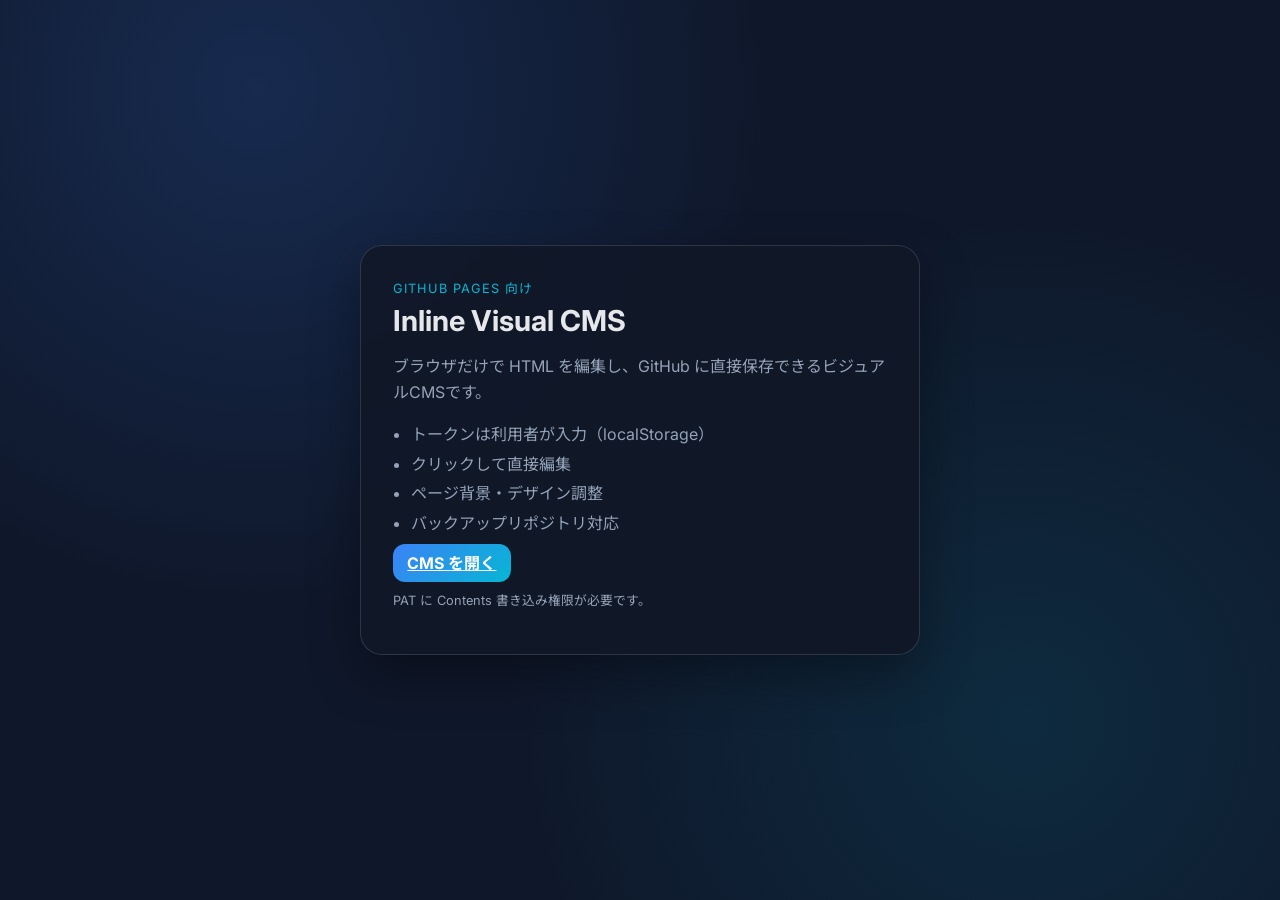
<file: index.html>
<!DOCTYPE html>
<html lang="ja">
<head>
<meta charset="UTF-8">
<meta name="viewport" content="width=device-width, initial-scale=1.0">
<title>Inline Visual CMS</title>
<link rel="stylesheet" href="assets/css/cms.css">
</head>
<body class="landing">
  <main class="landing-card">
    <p class="eyebrow">GitHub Pages 向け</p>
    <h1>Inline Visual CMS</h1>
    <p class="lead">ブラウザだけで HTML を編集し、GitHub に直接保存できるビジュアルCMSです。</p>
    <ul class="feat">
      <li>トークンは利用者が入力（localStorage）</li>
      <li>クリックして直接編集</li>
      <li>ページ背景・デザイン調整</li>
      <li>バックアップリポジトリ対応</li>
    </ul>
    <p><a class="btn primary" href="admin.html">CMS を開く</a></p>
    <p class="muted small">PAT に Contents 書き込み権限が必要です。</p>
  </main>
</body>
</html>
</file>
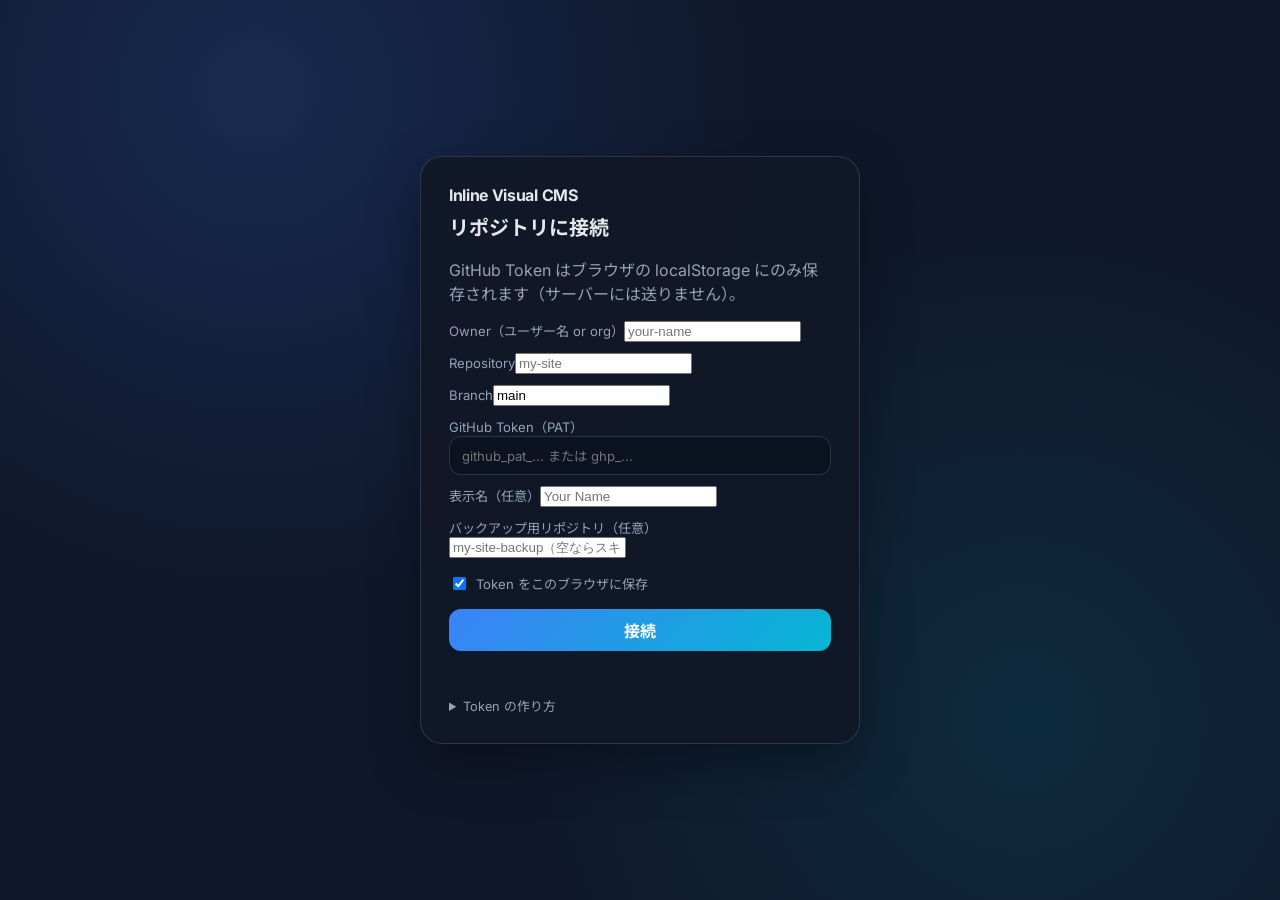
<file: admin.html>
<!DOCTYPE html>
<html lang="ja">
<head>
<meta charset="UTF-8">
<meta name="viewport" content="width=device-width, initial-scale=1.0">
<title>Inline Visual CMS</title>
<link rel="stylesheet" href="assets/css/cms.css">
</head>
<body class="cms-app">
  <div id="view-login" class="view">
    <div class="login-panel">
      <div class="brand">Inline Visual CMS</div>
      <h1>リポジトリに接続</h1>
      <p class="muted">GitHub Token はブラウザの localStorage にのみ保存されます（サーバーには送りません）。</p>
      <label>Owner（ユーザー名 or org）<input id="cfg-owner" placeholder="your-name" autocomplete="username"></label>
      <label>Repository<input id="cfg-repo" placeholder="my-site"></label>
      <label>Branch<input id="cfg-branch" value="main"></label>
      <label>GitHub Token（PAT）
        <input id="cfg-token" type="password" placeholder="github_pat_... または ghp_..." autocomplete="off">
      </label>
      <label>表示名（任意）<input id="cfg-name" placeholder="Your Name"></label>
      <label>バックアップ用リポジトリ（任意）
        <input id="cfg-backup" placeholder="my-site-backup（空ならスキップ）">
      </label>
      <label class="check"><input type="checkbox" id="cfg-remember" checked> Token をこのブラウザに保存</label>
      <button type="button" id="btn-connect" class="btn primary block">接続</button>
      <p id="login-msg" class="msg"></p>
      <details class="muted small" style="margin-top:1rem">
        <summary>Token の作り方</summary>
        <ol style="padding-left:1.2rem;line-height:1.5">
          <li>GitHub → Settings → Developer settings</li>
          <li><strong>Fine-grained personal access tokens</strong> → Generate</li>
          <li>Repository access で編集したいリポジトリを選択</li>
          <li>Permissions → Contents: <strong>Read and write</strong></li>
          <li>発行された <code>github_pat_...</code> を上に貼る</li>
        </ol>
        <p>※ 純粋な静的ページのため「GitHubでログイン」ボタン（OAuth）は、Client Secret をブラウザに置けない制約で未対応です。PAT 方式が安全な代替です。</p>
      </details>
    </div>
  </div>

  <div id="view-dash" class="view hidden">
    <header class="app-bar">
      <a class="brand" href="index.html">Inline Visual CMS</a>
      <div class="app-bar-right">
        <span id="dash-repo" class="pill"></span>
        <span id="dash-user" class="pill"></span>
        <button type="button" id="btn-disconnect" class="btn ghost">接続解除</button>
      </div>
    </header>
    <main class="dash-main">
      <div class="row-between">
        <h2>ページ一覧</h2>
        <button type="button" id="btn-refresh" class="btn ghost">再読み込み</button>
      </div>
      <p id="dash-status" class="muted">読み込み中…</p>
      <div id="page-grid" class="page-grid"></div>
    </main>
  </div>

  <div id="view-editor" class="view hidden">
    <header class="editor-bar">
      <div>
        <button type="button" id="btn-back" class="btn ghost">← 一覧</button>
        <strong id="ed-title">編集</strong>
        <span id="ed-path" class="mono muted"></span>
      </div>
      <div class="editor-actions">
        <button type="button" id="btn-undo" class="btn ghost">↶</button>
        <button type="button" id="btn-redo" class="btn ghost">↷</button>
        <button type="button" id="btn-mode-visual" class="btn ghost">ビジュアル</button>
        <button type="button" id="btn-mode-code" class="btn ghost">コード</button>
        <input id="commit-msg" placeholder="コミットメッセージ（必須）" style="min-width:12rem">
        <button type="button" id="btn-save" class="btn primary">保存</button>
      </div>
    </header>
    <div class="editor-body">
      <aside class="rail">
        <section class="rail-panel">
          <h3 class="rail-h">選択中</h3>
          <p id="sel-info" class="muted small">要素をクリックして選択</p>
          <div class="row2">
            <button type="button" id="btn-dup" class="btn ghost">複製</button>
            <button type="button" id="btn-del" class="btn danger">削除</button>
          </div>
        </section>
        <section class="rail-panel">
          <h3 class="rail-h">要素の見た目</h3>
          <label>背景色<input type="color" id="p-bg" value="#ffffff"></label>
          <label>文字サイズ <span id="p-size-v">16</span>px
            <input type="range" id="p-size" min="10" max="72" value="16">
          </label>
          <label>太さ
            <select id="p-weight">
              <option value="">変更なし</option>
              <option value="400">通常</option>
              <option value="600">やや太字</option>
              <option value="700">太字</option>
            </select>
          </label>
          <label>角丸 <span id="p-radius-v">0</span>px
            <input type="range" id="p-radius" min="0" max="48" value="0">
          </label>
          <label>余白(padding) <span id="p-pad-v">0</span>px
            <input type="range" id="p-pad" min="0" max="64" value="0">
          </label>
          <label>外側余白(margin) <span id="p-margin-v">0</span>px
            <input type="range" id="p-margin" min="0" max="64" value="0">
          </label>
          <label>枠線の太さ <span id="p-border-w-v">0</span>px
            <input type="range" id="p-border-w" min="0" max="12" value="0">
          </label>
          <label>枠線色<input type="color" id="p-border-c" value="#333333"></label>
          <button type="button" id="btn-apply-style" class="btn primary block">要素に適用</button>
        </section>
        <section class="rail-panel body-bg-box">
          <h3 class="rail-h">ページ全体の背景</h3>
          <p class="muted small">body 全体（子要素の背景とは別）</p>
          <label>種類
            <select id="body-bg-mode">
              <option value="keep-site">変更しない / クリア</option>
              <option value="solid">単色</option>
              <option value="linear">2色グラデ（直線）</option>
              <option value="radial">2色グラデ（円形）</option>
              <option value="image">画像URL</option>
              <option value="custom">カスタムCSS</option>
              <option value="warm">暖色プリセット</option>
              <option value="cool">寒色プリセット</option>
              <option value="night">ナイトプリセット</option>
              <option value="forest">森プリセット</option>
            </select>
          </label>
          <label>色1<input type="color" id="body-bg-color" value="#f8fafc"></label>
          <label>色2<input type="color" id="body-bg-color2" value="#e2e8f0"></label>
          <label>角度 <span id="body-bg-angle-v">135</span>°
            <input type="range" id="body-bg-angle" min="0" max="360" value="135">
          </label>
          <label>画像URL<input type="text" id="body-bg-image" placeholder="https://..."></label>
          <label>カスタムCSS<textarea id="body-bg-custom" rows="2" placeholder="linear-gradient(...)"></textarea></label>
          <button type="button" id="btn-body-bg" class="btn ghost block">ページ背景を適用</button>
        </section>
        <section class="rail-panel">
          <h3 class="rail-h">ブロック追加</h3>
          <div id="block-grid" class="block-grid"></div>
        </section>
        <section class="rail-panel">
          <h3 class="rail-h">ヒント</h3>
          <ul class="tips">
            <li><code>data-lock="true"</code> は編集不可</li>
            <li>Ctrl+Z / Ctrl+Y で戻す・進む</li>
            <li>保存前にコミットメッセージ必須</li>
          </ul>
        </section>
      </aside>
      <div class="stage-wrap">
        <iframe id="preview-frame" title="preview"></iframe>
        <textarea id="code-area" class="code-area hidden" spellcheck="false"></textarea>
      </div>
    </div>
    <div id="status" class="status-bar">準備完了</div>
  </div>

  <div id="rt-toolbar" class="rt-toolbar">
    <button type="button" data-cmd="bold"><b>B</b></button>
    <button type="button" data-cmd="italic"><i>I</i></button>
    <button type="button" data-cmd="underline"><u>U</u></button>
    <label class="rt-color">文字<input type="color" id="rt-color" value="#111111"></label>
    <label class="rt-color">マーカー<input type="color" id="rt-hilite" value="#fff59d"></label>
  </div>

  <script src="assets/js/cms.js"></script>
</body>
</html>
</file>
<file: assets/css/cms.css>
@import url('https://fonts.googleapis.com/css2?family=Inter:wght@400;600;700&family=Noto+Sans+JP:wght@400;500;700&display=swap');
:root{
  --bg:#0f172a; --card:#111827; --panel:#0b1220; --border:rgba(148,163,184,.22);
  --text:#e5e7eb; --muted:#94a3b8; --accent:#3b82f6; --accent2:#06b6d4; --danger:#ef4444;
  --radius:14px; --shadow:0 20px 50px rgba(0,0,0,.35);
  --font:Inter,"Noto Sans JP",system-ui,sans-serif;
}
*{box-sizing:border-box}html,body{margin:0;padding:0;height:100%}
body{font-family:var(--font);color:var(--text);background:radial-gradient(circle at 20% 10%,rgba(59,130,246,.18),transparent 40%),radial-gradient(circle at 80% 80%,rgba(6,182,212,.12),transparent 42%),var(--bg)}
.hidden{display:none!important}.view{min-height:100vh}
.btn{border:1px solid var(--border);background:rgba(255,255,255,.06);color:var(--text);border-radius:12px;padding:.55rem .9rem;font:inherit;cursor:pointer}
.btn:hover{background:rgba(255,255,255,.1)}.btn.primary{background:linear-gradient(135deg,var(--accent),var(--accent2));border:0;color:#fff;font-weight:700}
.btn.ghost{background:transparent}.btn.block{width:100%}.btn.danger{background:rgba(239,68,68,.15);color:#fecaca;border-color:rgba(239,68,68,.35)}
.muted{color:var(--muted)}.small{font-size:.8rem}.mono{font-family:ui-monospace,monospace;font-size:.8rem}
.msg{color:#fecaca;min-height:1.2em;margin-top:.6rem}
.pill{display:inline-block;padding:.25rem .65rem;border-radius:999px;border:1px solid var(--border);background:rgba(255,255,255,.05);font-size:.8rem}
.row2{display:grid;grid-template-columns:1fr 1fr;gap:.4rem}.row-between{display:flex;align-items:center;justify-content:space-between;gap:1rem}
.landing{display:flex;align-items:center;justify-content:center;padding:2rem}
.landing-card{width:min(560px,100%);background:rgba(17,24,39,.9);border:1px solid var(--border);border-radius:22px;padding:2rem;box-shadow:var(--shadow)}
.eyebrow{color:var(--accent2);font-size:.8rem;letter-spacing:.08em;text-transform:uppercase;margin:0}
.landing h1{margin:.35rem 0 .6rem;font-size:1.8rem}.lead{color:var(--muted);line-height:1.6}
.feat{padding-left:1.1rem;color:var(--muted)}.feat li{margin:.35rem 0}
#view-login{display:flex;align-items:center;justify-content:center;padding:2rem}
.login-panel{width:min(440px,100%);background:rgba(17,24,39,.94);border:1px solid var(--border);border-radius:22px;padding:1.75rem;box-shadow:var(--shadow)}
.brand{font-weight:700;letter-spacing:-.02em}.login-panel h1{font-size:1.25rem;margin:.4rem 0}
.login-panel label{display:block;margin:.7rem 0 .3rem;font-size:.82rem;color:var(--muted)}
.login-panel input[type="text"],.login-panel input[type="password"]{width:100%;padding:.65rem .75rem;border-radius:12px;border:1px solid var(--border);background:#0b1220;color:var(--text);font:inherit}
.login-panel .check{display:flex;align-items:center;gap:.45rem;margin:1rem 0}
.app-bar,.editor-bar{display:flex;align-items:center;justify-content:space-between;gap:1rem;padding:.7rem 1rem;border-bottom:1px solid var(--border);background:rgba(15,23,42,.92);position:sticky;top:0;z-index:20;backdrop-filter:blur(10px);flex-wrap:wrap}
.app-bar a.brand{color:var(--text);text-decoration:none}.app-bar-right{display:flex;gap:.45rem;align-items:center;flex-wrap:wrap}
.dash-main{max-width:1100px;margin:0 auto;padding:1.25rem}
.page-grid{display:grid;grid-template-columns:repeat(auto-fill,minmax(220px,1fr));gap:.8rem}
.page-card{text-align:left;background:rgba(17,24,39,.9);border:1px solid var(--border);border-radius:16px;padding:1rem;cursor:pointer;color:inherit}
.page-card:hover{border-color:var(--accent)}
.page-card .t{font-weight:700;display:block;margin-bottom:.3rem}
#view-editor{display:flex;flex-direction:column;height:100vh;overflow:hidden}
.editor-actions{display:flex;gap:.4rem;align-items:center;flex-wrap:wrap}
.editor-actions input{padding:.45rem .6rem;border-radius:10px;border:1px solid var(--border);background:#0b1220;color:var(--text);font:inherit}
.editor-body{display:flex;flex:1;min-height:0}
.rail{width:min(340px,40vw);overflow:auto;border-right:1px solid var(--border);background:rgba(11,18,32,.96);padding:.85rem;flex-shrink:0}
.rail-panel{margin-bottom:1rem;padding-bottom:.8rem;border-bottom:1px solid var(--border)}
.rail-h{margin:0 0 .5rem;font-size:.92rem;color:#93c5fd}
.rail label{display:block;margin:.4rem 0;font-size:.78rem;color:var(--muted)}
.rail input,.rail select,.rail textarea{width:100%;margin-top:.2rem;padding:.4rem .5rem;border-radius:10px;border:1px solid var(--border);background:#0b1220;color:var(--text);font:inherit}
.rail input[type="color"]{height:2.1rem;padding:.15rem}
.stage-wrap{flex:1;overflow:auto;background:#020617;position:relative}
#preview-frame{width:100%;min-height:100%;border:0;background:#fff;display:block}
.code-area{width:100%;height:100%;min-height:60vh;border:0;background:#020617;color:#e2e8f0;font:13px/1.5 ui-monospace,monospace;padding:1rem;resize:none}
.status-bar{padding:.35rem 1rem;border-top:1px solid var(--border);font-size:.8rem;color:var(--muted)}
.block-grid{display:grid;grid-template-columns:1fr 1fr;gap:.35rem}
.block-btn{font-size:.75rem;padding:.4rem}
.tips{margin:0;padding-left:1rem;color:var(--muted);font-size:.78rem}
.body-bg-box{background:rgba(59,130,246,.06);border:1px solid rgba(59,130,246,.15);border-radius:12px;padding:.65rem}
.rt-toolbar{position:fixed;z-index:99999;display:none;gap:.25rem;align-items:center;background:rgba(15,23,42,.96);border:1px solid var(--border);border-radius:12px;padding:.35rem;box-shadow:var(--shadow)}
.rt-toolbar.open{display:flex}
.rt-toolbar button{font-size:.8rem;padding:.3rem .45rem}
.rt-color{display:flex;align-items:center;gap:.2rem;font-size:.7rem;color:var(--muted)}
.rt-color input{width:1.6rem;height:1.4rem;padding:0;border:0;background:transparent}
@media(max-width:860px){.editor-body{flex-direction:column}.rail{width:100%;max-height:42vh;border-right:0;border-bottom:1px solid var(--border)}}
</file>
